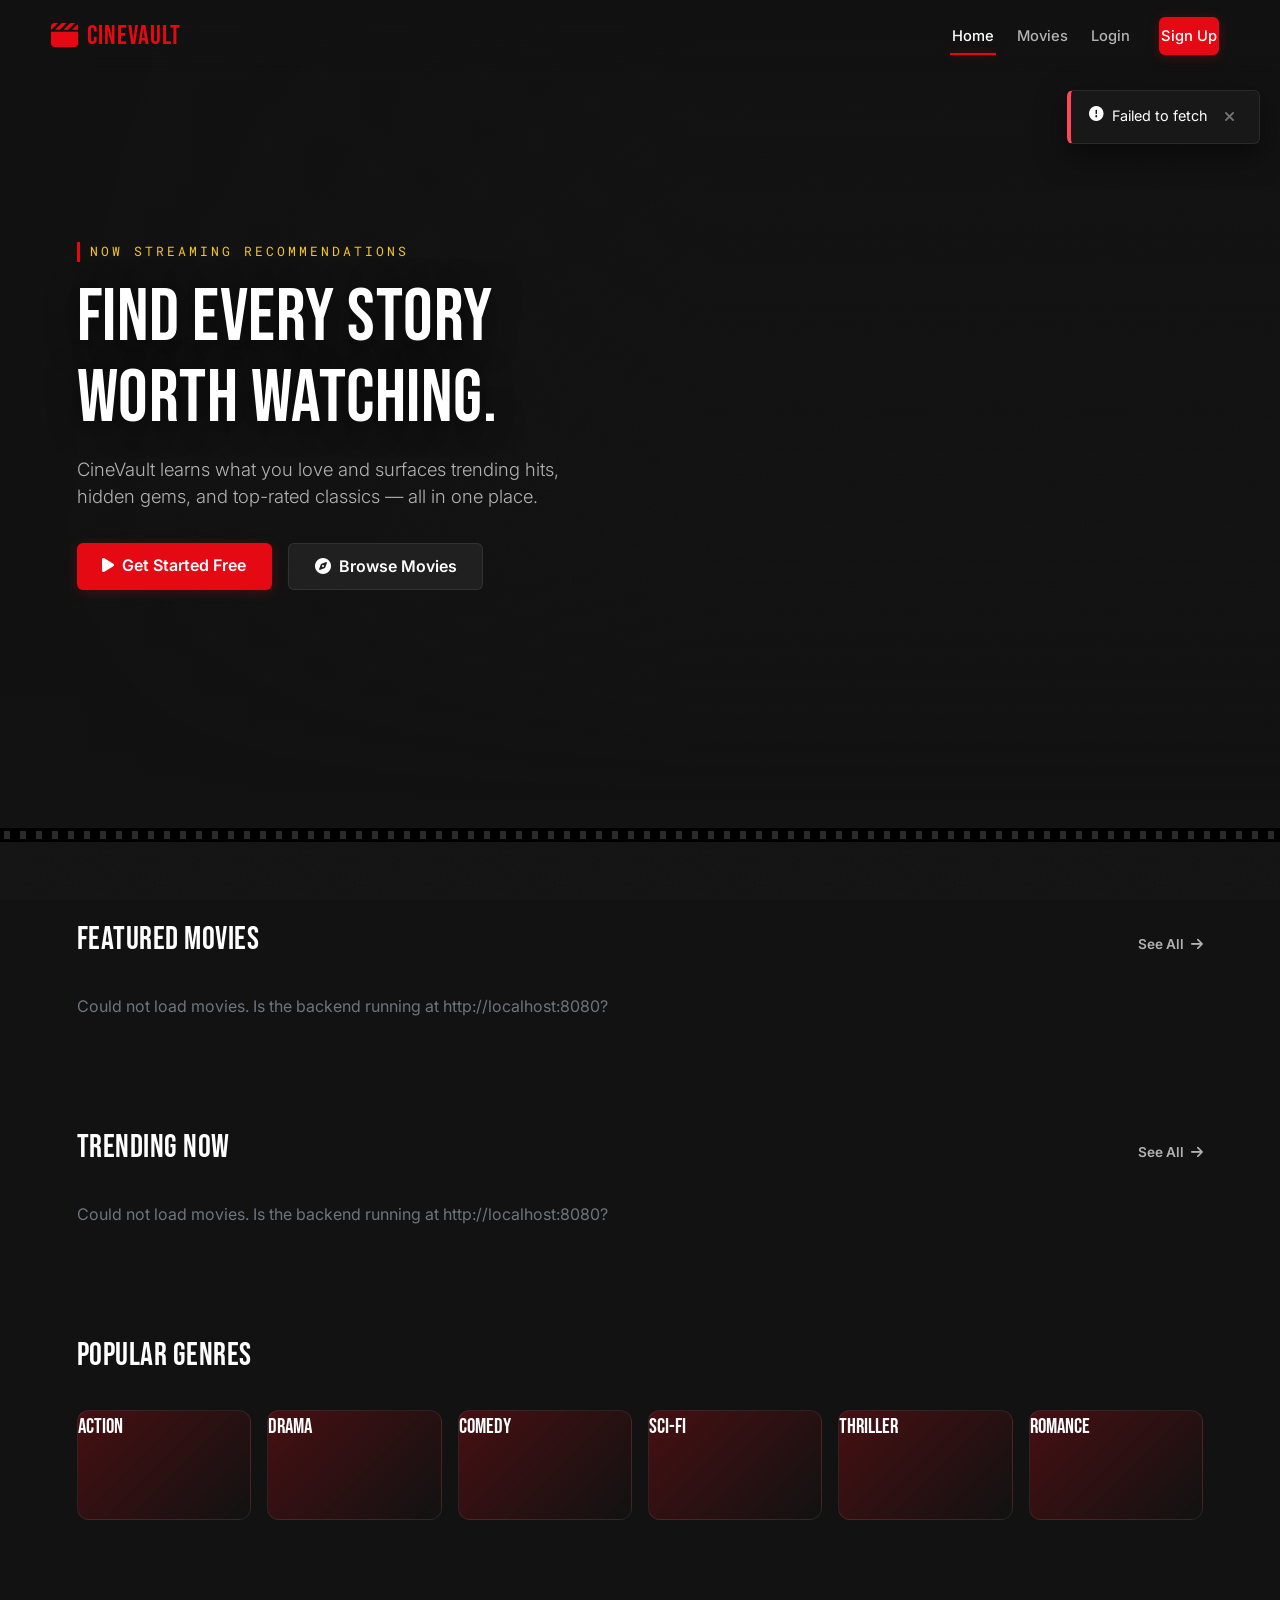
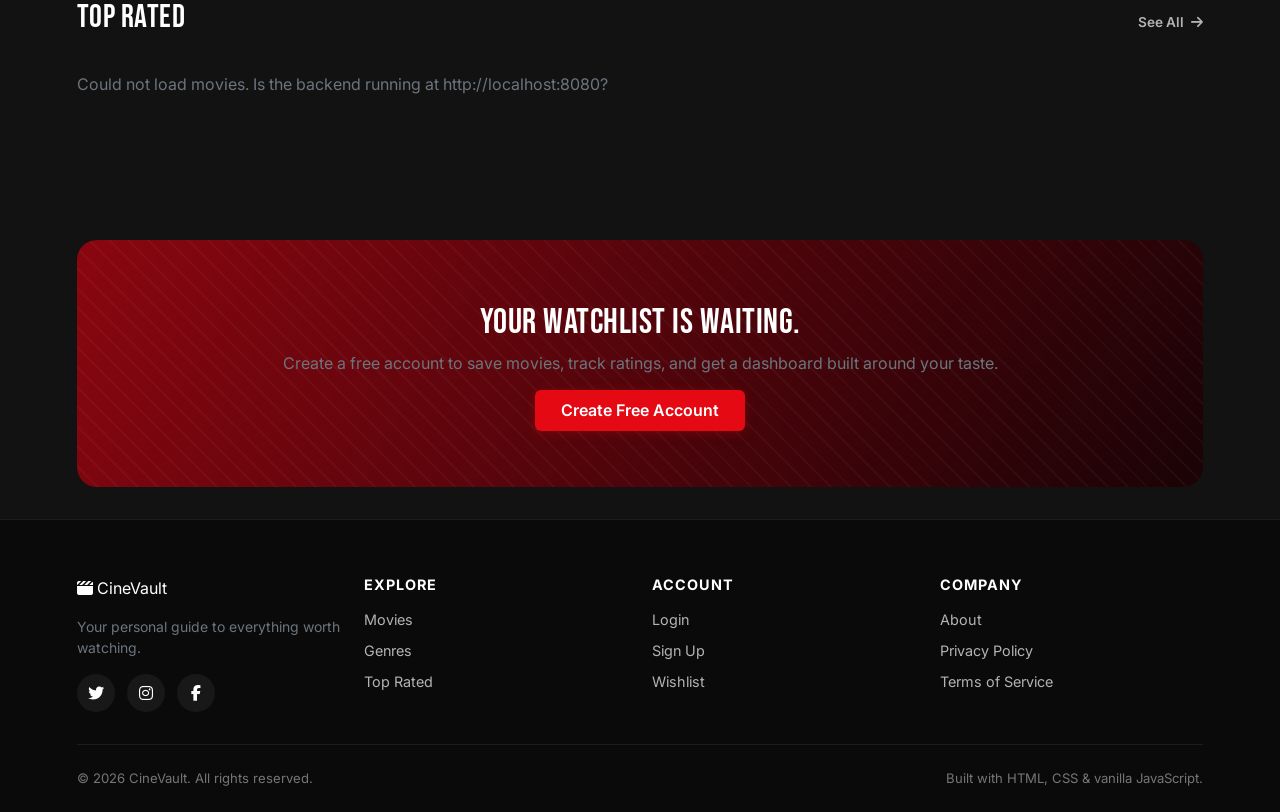
<file: Frontend/index.html>
<!DOCTYPE html>
<html lang="en">
<head>
  <meta charset="UTF-8">
  <meta name="viewport" content="width=device-width, initial-scale=1.0">
  <title>CineVault — Discover Your Next Favorite Movie</title>
  <meta name="description" content="CineVault is a movie recommendation platform to discover trending, top-rated, and genre-curated films.">

  <link rel="preconnect" href="https://fonts.googleapis.com">
  <link href="https://cdn.jsdelivr.net/npm/bootstrap@5.3.3/dist/css/bootstrap.min.css" rel="stylesheet">
  <link href="https://cdnjs.cloudflare.com/ajax/libs/font-awesome/6.5.2/css/all.min.css" rel="stylesheet">
  <link rel="stylesheet" href="css/style.css">
  <link rel="stylesheet" href="css/responsive.css">
</head>
<body>

  <!-- Navbar -->
  <nav class="cv-navbar navbar navbar-expand-lg">
    <div class="container-fluid px-0 d-flex align-items-center w-100">
      <a class="navbar-brand" href="index.html"><i class="fa-solid fa-clapperboard"></i> CineVault</a>
      <button class="navbar-toggler ms-auto" type="button" data-bs-toggle="collapse" data-bs-target="#navMenu" aria-label="Toggle navigation">
        <i class="fa-solid fa-bars"></i>
      </button>
      <div class="collapse navbar-collapse" id="navMenu">
        <ul class="navbar-nav ms-auto mb-2 mb-lg-0 align-items-lg-center">
          <li class="nav-item"><a class="nav-link active" href="index.html">Home</a></li>
          <li class="nav-item"><a class="nav-link" href="movies.html">Movies</a></li>
          <li class="nav-item" data-auth-only style="display:none;"><a class="nav-link" href="dashboard.html">Dashboard</a></li>
          <li class="nav-item" data-auth-only style="display:none;"><a class="nav-link" href="wishlist.html">Wishlist</a></li>
          <li class="nav-item" data-guest-only><a class="nav-link" href="login.html">Login</a></li>
          <li class="nav-item ms-lg-2" data-guest-only><a class="nav-link btn-cv-primary px-3 py-2 text-white" href="signup.html">Sign Up</a></li>
          <li class="nav-item dropdown ms-lg-2" data-auth-only style="display:none;">
            <a class="nav-user-pill dropdown-toggle" href="#" role="button" data-bs-toggle="dropdown" data-user-pill style="display:none;">
              <div class="avatar-circle" data-avatar>U</div>
              <span data-username>Account</span>
            </a>
            <ul class="dropdown-menu dropdown-menu-end">
              <li><a class="dropdown-item" href="dashboard.html"><i class="fa-solid fa-gauge me-2"></i>Dashboard</a></li>
              <li><a class="dropdown-item" href="profile.html"><i class="fa-solid fa-user me-2"></i>Profile</a></li>
              <li><a class="dropdown-item" href="wishlist.html"><i class="fa-solid fa-heart me-2"></i>Wishlist</a></li>
              <li><hr class="dropdown-divider"></li>
              <li><a class="dropdown-item text-danger" href="#" data-logout><i class="fa-solid fa-right-from-bracket me-2"></i>Logout</a></li>
            </ul>
          </li>
        </ul>
      </div>
    </div>
  </nav>

  <!-- Hero -->
  <header class="hero">
    <div class="hero-content">
      <span class="hero-eyebrow">Now streaming recommendations</span>
      <h1>Find every story<br>worth watching.</h1>
      <p class="lead">CineVault learns what you love and surfaces trending hits, hidden gems, and top-rated classics — all in one place.</p>
      <div class="hero-cta">
        <a href="signup.html" class="btn-cv-primary"><i class="fa-solid fa-play me-2"></i>Get Started Free</a>
        <a href="movies.html" class="btn-cv-outline"><i class="fa-solid fa-compass me-2"></i>Browse Movies</a>
      </div>
    </div>
  </header>

  <div class="filmstrip"></div>

  <!-- Featured Movies -->
  <section class="section">
    <div class="section-heading">
      <h2>Featured Movies</h2>
      <a href="movies.html" class="see-all">See All <i class="fa-solid fa-arrow-right ms-1"></i></a>
    </div>
    <div class="scroll-row" id="featuredRow"></div>
  </section>

  <!-- Trending -->
  <section class="section pt-0">
    <div class="section-heading">
      <h2>Trending Now</h2>
      <a href="movies.html?sort=rating-desc" class="see-all">See All <i class="fa-solid fa-arrow-right ms-1"></i></a>
    </div>
    <div class="scroll-row" id="trendingRow"></div>
  </section>

  <!-- Popular Genres -->
  <section class="section pt-0">
    <div class="section-heading">
      <h2>Popular Genres</h2>
    </div>
    <div class="row g-3" id="genreGrid"></div>
  </section>

  <!-- Top Rated -->
  <section class="section pt-0">
    <div class="section-heading">
      <h2>Top Rated</h2>
      <a href="movies.html?sort=rating-desc" class="see-all">See All <i class="fa-solid fa-arrow-right ms-1"></i></a>
    </div>
    <div class="scroll-row" id="topRatedRow"></div>
  </section>

  <!-- CTA -->
  <section class="cta-band">
    <h2 class="display-font mb-2" style="font-size:2.2rem; position:relative; z-index:2;">Your watchlist is waiting.</h2>
    <p class="text-secondary mb-4" style="position:relative; z-index:2;">Create a free account to save movies, track ratings, and get a dashboard built around your taste.</p>
    <a href="signup.html" class="btn-cv-primary" style="position:relative; z-index:2;">Create Free Account</a>
  </section>

  <!-- Footer -->
  <footer class="cv-footer">
    <div class="row g-4">
      <div class="col-md-3">
        <a class="navbar-brand mb-3 d-inline-block" href="index.html"><i class="fa-solid fa-clapperboard"></i> CineVault</a>
        <p class="text-secondary small">Your personal guide to everything worth watching.</p>
        <div class="mt-3">
          <a href="#" class="social-icon"><i class="fa-brands fa-twitter"></i></a>
          <a href="#" class="social-icon"><i class="fa-brands fa-instagram"></i></a>
          <a href="#" class="social-icon"><i class="fa-brands fa-facebook-f"></i></a>
        </div>
      </div>
      <div class="col-md-3">
        <h6>Explore</h6>
        <a href="movies.html" class="footer-link">Movies</a>
        <a href="movies.html" class="footer-link">Genres</a>
        <a href="movies.html?sort=rating-desc" class="footer-link">Top Rated</a>
      </div>
      <div class="col-md-3">
        <h6>Account</h6>
        <a href="login.html" class="footer-link">Login</a>
        <a href="signup.html" class="footer-link">Sign Up</a>
        <a href="wishlist.html" class="footer-link">Wishlist</a>
      </div>
      <div class="col-md-3">
        <h6>Company</h6>
        <a href="#" class="footer-link">About</a>
        <a href="#" class="footer-link">Privacy Policy</a>
        <a href="#" class="footer-link">Terms of Service</a>
      </div>
    </div>
    <div class="footer-bottom">
      <span>&copy; 2026 CineVault. All rights reserved.</span>
      <span>Built with HTML, CSS &amp; vanilla JavaScript.</span>
    </div>
  </footer>

  <script src="https://cdn.jsdelivr.net/npm/bootstrap@5.3.3/dist/js/bootstrap.bundle.min.js"></script>
  <script type="module">
    import { api } from "./js/api.js";
    import { renderMovieCardHtml, wireMovieCardEvents, skeletonCardsHtml, showToast } from "./js/common.js";

    function normalizeList(res) {
      if (Array.isArray(res)) return res;
      if (Array.isArray(res?.content)) return res.content;
      if (Array.isArray(res?.data)) return res.data;
      return [];
    }

    const FALLBACK_GENRES = ["Action", "Drama", "Comedy", "Sci-Fi", "Thriller", "Romance"];

    function renderGenreGrid(movies) {
      const set = new Set();
      movies.forEach((m) => (m.genre || "").split(",").forEach((g) => g.trim() && set.add(g.trim())));
      const genres = set.size ? [...set].slice(0, 6) : FALLBACK_GENRES;
      const grid = document.getElementById("genreGrid");
      grid.innerHTML = genres
        .map((g) => `<div class="col-6 col-md-4 col-lg-2"><a href="movies.html?genre=${encodeURIComponent(g)}" class="genre-chip d-block">${g}</a></div>`)
        .join("");
    }

    (async () => {
      const featuredRow = document.getElementById("featuredRow");
      const trendingRow = document.getElementById("trendingRow");
      const topRatedRow = document.getElementById("topRatedRow");
      [featuredRow, trendingRow, topRatedRow].forEach((row) => { row.innerHTML = skeletonCardsHtml(5); });

      try {
        const movies = normalizeList(await api.getMovies());

        if (!movies.length) {
          [featuredRow, trendingRow, topRatedRow].forEach((row) => {
            row.innerHTML = `<p class="text-secondary">No movies available yet. Check back soon.</p>`;
          });
          renderGenreGrid([]);
          return;
        }

        const byRating = [...movies].sort((a, b) => (b.rating || 0) - (a.rating || 0));
        const byYear = [...movies].sort((a, b) => (b.releaseYear || 0) - (a.releaseYear || 0));

        featuredRow.innerHTML = byYear.slice(0, 10).map(renderMovieCardHtml).join("");
        trendingRow.innerHTML = byRating.slice(0, 10).map(renderMovieCardHtml).join("");
        topRatedRow.innerHTML = byRating.slice(0, 10).reverse().slice(0, 10).reverse().map(renderMovieCardHtml).join("");

        [featuredRow, trendingRow, topRatedRow].forEach((row) => wireMovieCardEvents(row));
        renderGenreGrid(movies);
      } catch (err) {
        [featuredRow, trendingRow, topRatedRow].forEach((row) => {
          row.innerHTML = `<p class="text-secondary">Could not load movies. Is the backend running at http://localhost:8080?</p>`;
        });
        renderGenreGrid([]);
        showToast(err.message || "Failed to load movies.", "error");
      }
    })();
  </script>
</body>
</html>
</file>
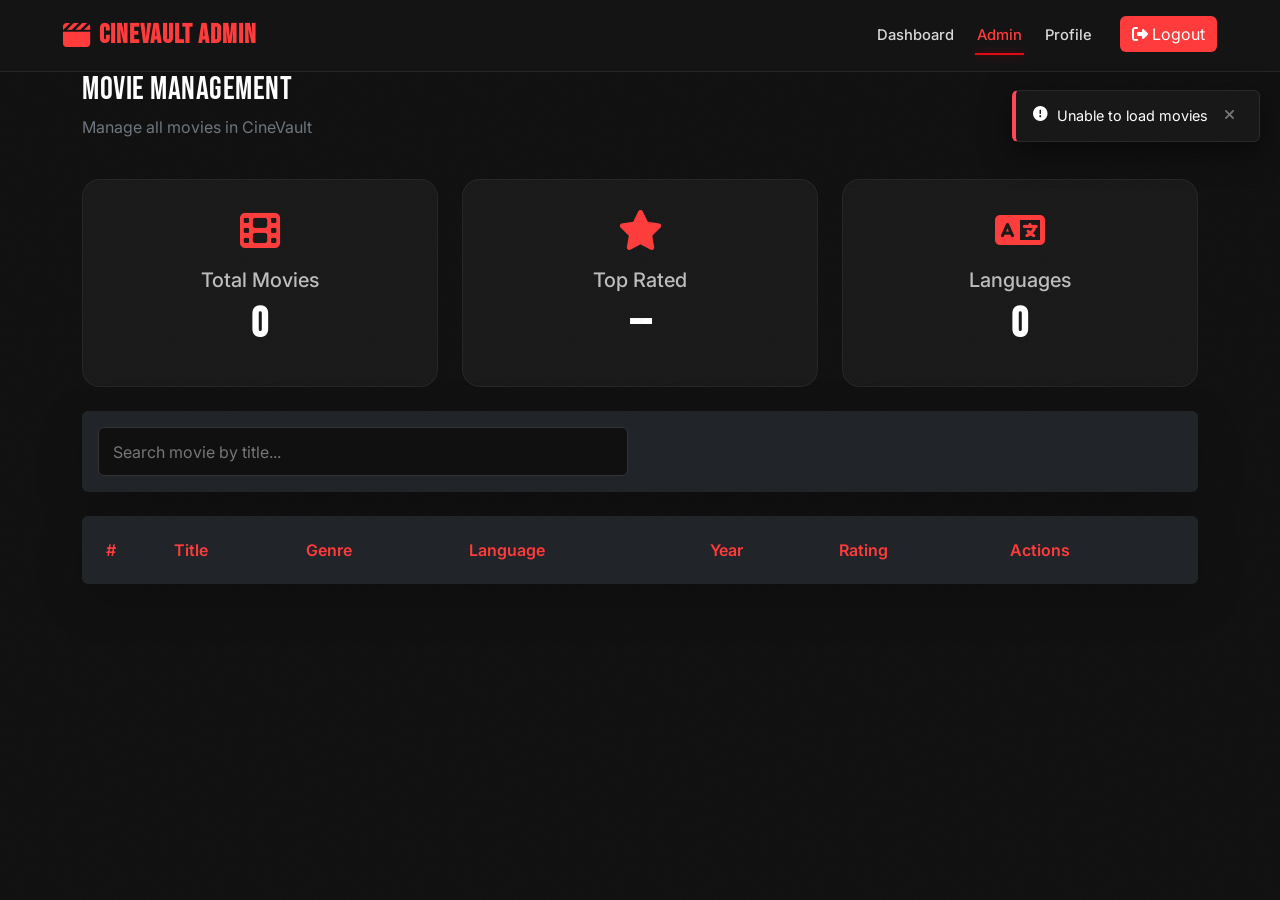
<file: Frontend/admin.html>
```html
<!DOCTYPE html>
<html lang="en">

<head>

    <meta charset="UTF-8">
    <meta name="viewport" content="width=device-width, initial-scale=1.0">

    <title>CineVault Admin Panel</title>

    <link href="https://cdn.jsdelivr.net/npm/bootstrap@5.3.3/dist/css/bootstrap.min.css" rel="stylesheet">

    <link href="https://cdnjs.cloudflare.com/ajax/libs/font-awesome/6.5.2/css/all.min.css" rel="stylesheet">

    <link rel="stylesheet" href="css/style.css">
    <link rel="stylesheet" href="css/admin.css">

</head>

<body>

<!-- ================= NAVBAR ================= -->

<nav class="cv-navbar navbar navbar-expand-lg">

    <div class="container-fluid">

        <a class="navbar-brand" href="dashboard.html">

            <i class="fa-solid fa-clapperboard"></i>

            CineVault Admin

        </a>

        <button class="navbar-toggler"
                type="button"
                data-bs-toggle="collapse"
                data-bs-target="#navbarNav">

            <i class="fa-solid fa-bars"></i>

        </button>

        <div class="collapse navbar-collapse"
             id="navbarNav">

            <ul class="navbar-nav ms-auto">

                <li class="nav-item">

                    <a class="nav-link"
                       href="dashboard.html">

                        Dashboard

                    </a>

                </li>

                <li class="nav-item">

                    <a class="nav-link active"
                       href="admin.html">

                        Admin

                    </a>

                </li>

                <li class="nav-item">

                    <a class="nav-link"
                       href="profile.html">

                        Profile

                    </a>

                </li>

                <li class="nav-item">

                    <button
                            id="logoutBtn"
                            class="btn btn-danger ms-lg-3">

                        <i class="fa-solid fa-right-from-bracket"></i>

                        Logout

                    </button>

                </li>

            </ul>

        </div>

    </div>

</nav>

<!-- ================= PAGE ================= -->

<div class="container py-5">

    <!-- Heading -->

    <div class="d-flex
                justify-content-between
                align-items-center
                flex-wrap
                mb-4">

        <div>

            <h2 class="text-white">

                Movie Management

            </h2>

            <p class="text-secondary">

                Manage all movies in CineVault

            </p>

        </div>

        <a href="movie.html"
           class="btn btn-danger">

            <i class="fa-solid fa-plus"></i>

            Add Movie

        </a>

    </div>

    <!-- Cards -->

    <div class="row g-4 mb-4">

        <div class="col-md-4">

            <div class="admin-card">

                <i class="fa-solid fa-film admin-icon"></i>

                <h5>Total Movies</h5>

                <h2 id="totalMovies">

                    0

                </h2>

            </div>

        </div>

        <div class="col-md-4">

            <div class="admin-card">

                <i class="fa-solid fa-star admin-icon"></i>

                <h5>Top Rated</h5>

                <h2 id="topRated">

                    --

                </h2>

            </div>

        </div>

        <div class="col-md-4">

            <div class="admin-card">

                <i class="fa-solid fa-language admin-icon"></i>

                <h5>Languages</h5>

                <h2 id="languageCount">

                    0

                </h2>

            </div>

        </div>

    </div>

    <!-- Search -->

    <div class="card bg-dark border-0 shadow-lg mb-4">

        <div class="card-body">

            <div class="row">

                <div class="col-md-6">

                    <input

                            id="searchMovie"

                            type="text"

                            class="form-control"

                            placeholder="Search movie by title...">

                </div>

            </div>

        </div>

    </div>

    <!-- Movie Table -->

    <div class="card bg-dark border-0 shadow-lg">

        <div class="card-body">

            <div class="table-responsive">

                <table
                        class="table table-dark table-hover align-middle">

                    <thead>

                    <tr>

                        <th>#</th>

                        <th>Title</th>

                        <th>Genre</th>

                        <th>Language</th>

                        <th>Year</th>

                        <th>Rating</th>

                        <th width="180">

                            Actions

                        </th>

                    </tr>

                    </thead>

                    <tbody id="movieTableBody">

                    <!-- JS Will Load Movies Here -->

                    </tbody>

                </table>

            </div>

        </div>

    </div>

</div>

<script src="https://cdn.jsdelivr.net/npm/bootstrap@5.3.3/dist/js/bootstrap.bundle.min.js"></script>

<script type="module" src="js/admin.js"></script>

</body>

</html>
</file>
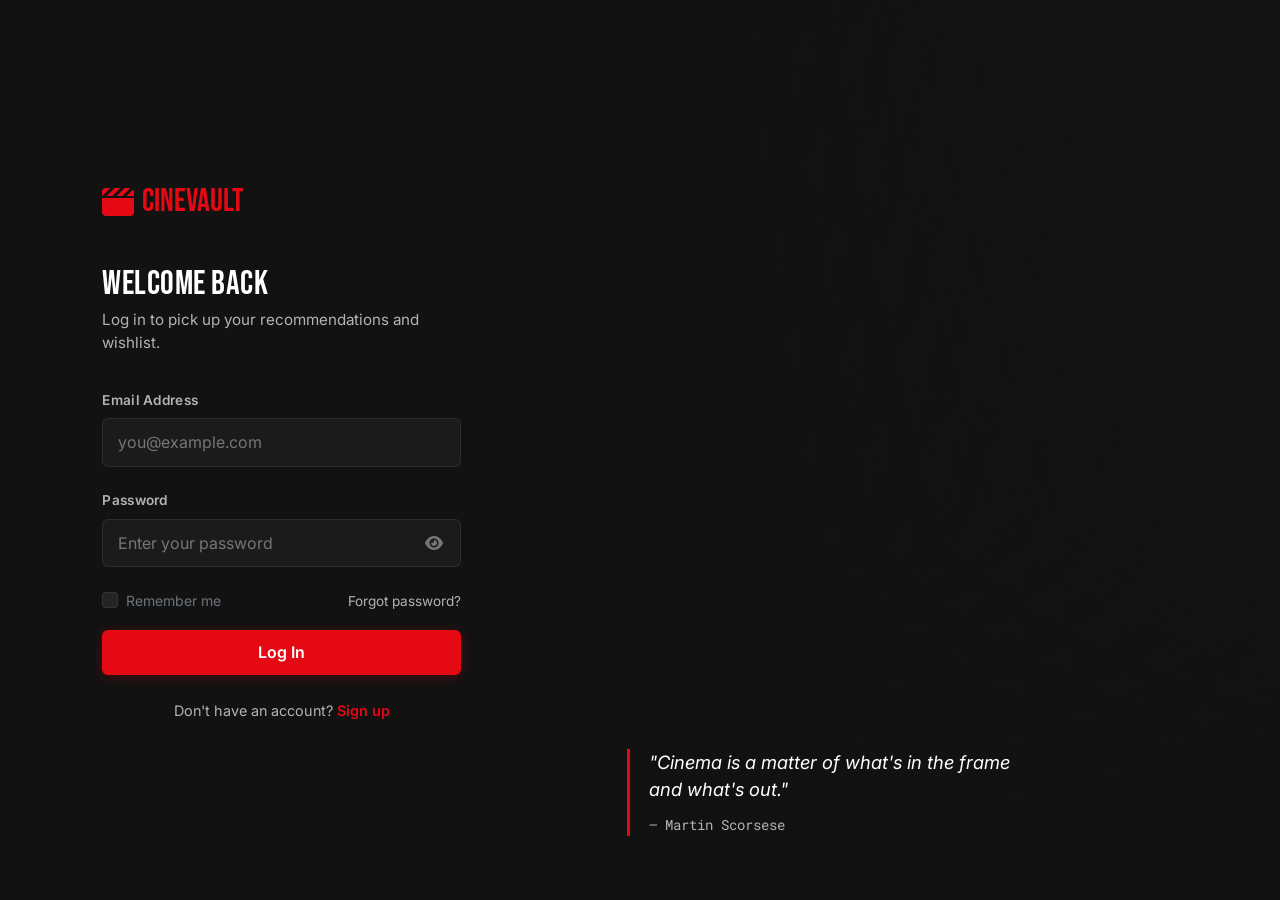
<file: Frontend/dashboard.html>
<!DOCTYPE html>
<html lang="en">
<head>
  <meta charset="UTF-8">
  <meta name="viewport" content="width=device-width, initial-scale=1.0">
  <title>Dashboard — CineVault</title>

  <link href="https://cdn.jsdelivr.net/npm/bootstrap@5.3.3/dist/css/bootstrap.min.css" rel="stylesheet">
  <link href="https://cdnjs.cloudflare.com/ajax/libs/font-awesome/6.5.2/css/all.min.css" rel="stylesheet">
  <link rel="stylesheet" href="css/style.css">
  <link rel="stylesheet" href="css/dashboard.css">
  <link rel="stylesheet" href="css/responsive.css">
</head>
<body>

  <!-- Navbar -->
  <nav class="cv-navbar navbar navbar-expand-lg">
    <div class="container-fluid px-0 d-flex align-items-center w-100">
      <a class="navbar-brand" href="index.html"><i class="fa-solid fa-clapperboard"></i> CineVault</a>
      <button class="navbar-toggler ms-auto" type="button" data-bs-toggle="collapse" data-bs-target="#navMenu" aria-label="Toggle navigation">
        <i class="fa-solid fa-bars"></i>
      </button>
      <div class="collapse navbar-collapse" id="navMenu">
        <ul class="navbar-nav ms-auto mb-2 mb-lg-0 align-items-lg-center">
          <li class="nav-item"><a class="nav-link" href="index.html">Home</a></li>
          <li class="nav-item"><a class="nav-link" href="movies.html">Movies</a></li>
          <li class="nav-item" data-auth-only><a class="nav-link active" href="dashboard.html">Dashboard</a></li>
          <li class="nav-item" data-auth-only><a class="nav-link" href="wishlist.html">Wishlist</a></li>
          <li class="nav-item" data-guest-only><a class="nav-link" href="login.html">Login</a></li>
          <li class="nav-item ms-lg-2" data-guest-only><a class="nav-link btn-cv-primary px-3 py-2 text-white" href="signup.html">Sign Up</a></li>
          <li class="nav-item dropdown ms-lg-2" data-auth-only>
            <a class="nav-user-pill dropdown-toggle" href="#" role="button" data-bs-toggle="dropdown" data-user-pill style="display:none;">
              <div class="avatar-circle" data-avatar>U</div>
              <span data-username>Account</span>
            </a>
            <ul class="dropdown-menu dropdown-menu-end">
              <li><a class="dropdown-item" href="dashboard.html"><i class="fa-solid fa-gauge me-2"></i>Dashboard</a></li>
              <li><a class="dropdown-item" href="profile.html"><i class="fa-solid fa-user me-2"></i>Profile</a></li>
              <li><a class="dropdown-item" href="wishlist.html"><i class="fa-solid fa-heart me-2"></i>Wishlist</a></li>
              <li><hr class="dropdown-divider"></li>
              <li><a class="dropdown-item text-danger" href="#" data-logout><i class="fa-solid fa-right-from-bracket me-2"></i>Logout</a></li>
            </ul>
          </li>
        </ul>
      </div>
    </div>
  </nav>

  <main class="dash-shell container-fluid px-6" style="padding-left:6%; padding-right:6%;">

    <div class="dash-welcome">
      <h1>Welcome back, <span class="text-accent" id="welcomeName">there</span></h1>
      <p>Here's what's happening across your CineVault catalog today.</p>
    </div>

    <!-- Stat cards -->
    <div class="row g-3 mb-4">
      <div class="col-sm-6 col-lg-3">
        <div class="stat-card">
          <div class="stat-icon bg-red"><i class="fa-solid fa-film"></i></div>
          <div class="stat-value" id="statTotalMovies">—</div>
          <div class="stat-label">Total Movies</div>
        </div>
      </div>
      <div class="col-sm-6 col-lg-3">
        <div class="stat-card">
          <div class="stat-icon bg-gold"><i class="fa-solid fa-star"></i></div>
          <div class="stat-value" id="statTopRated">—</div>
          <div class="stat-label">Top Rated — <span id="statTopRatedTitle">—</span></div>
        </div>
      </div>
      <div class="col-sm-6 col-lg-3">
        <div class="stat-card">
          <div class="stat-icon bg-blue"><i class="fa-solid fa-fire"></i></div>
          <div class="stat-value" id="statTrending">—</div>
          <div class="stat-label">Trending (rated 7+)</div>
        </div>
      </div>
      <div class="col-sm-6 col-lg-3">
        <div class="stat-card">
          <div class="stat-icon bg-green"><i class="fa-solid fa-calendar-days"></i></div>
          <div class="stat-value" id="statLatest">—</div>
          <div class="stat-label">Latest Releases</div>
        </div>
      </div>
    </div>

    <!-- Panels -->
    <div class="row g-3 mb-4">
      <div class="col-lg-7">
        <div class="dash-panel">
          <h5 class="dash-panel-title">Recent Movies</h5>
          <div id="recentMoviesList"></div>
        </div>
      </div>
      <div class="col-lg-5">
        <div class="dash-panel">
          <h5 class="dash-panel-title">Genre Distribution</h5>
          <div id="genreDistributionList"></div>
        </div>
      </div>
    </div>

    <!-- Quick navigation -->
    <h5 class="dash-panel-title mb-2">Quick Navigation</h5>
    <div class="quick-nav-grid">
      <a href="movies.html" class="quick-nav-tile"><i class="fa-solid fa-clapperboard"></i><span>Browse Movies</span></a>
      <a href="wishlist.html" class="quick-nav-tile"><i class="fa-solid fa-heart"></i><span>My Wishlist</span></a>
      <a href="movies.html?sort=rating-desc" class="quick-nav-tile"><i class="fa-solid fa-star"></i><span>Top Rated</span></a>
      <a href="profile.html" class="quick-nav-tile"><i class="fa-solid fa-user-gear"></i><span>Profile Settings</span></a>
    </div>
  </main>

  <script src="https://cdn.jsdelivr.net/npm/bootstrap@5.3.3/dist/js/bootstrap.bundle.min.js"></script>
  <script type="module" src="js/dashboard.js"></script>
</body>
</html>
</file>
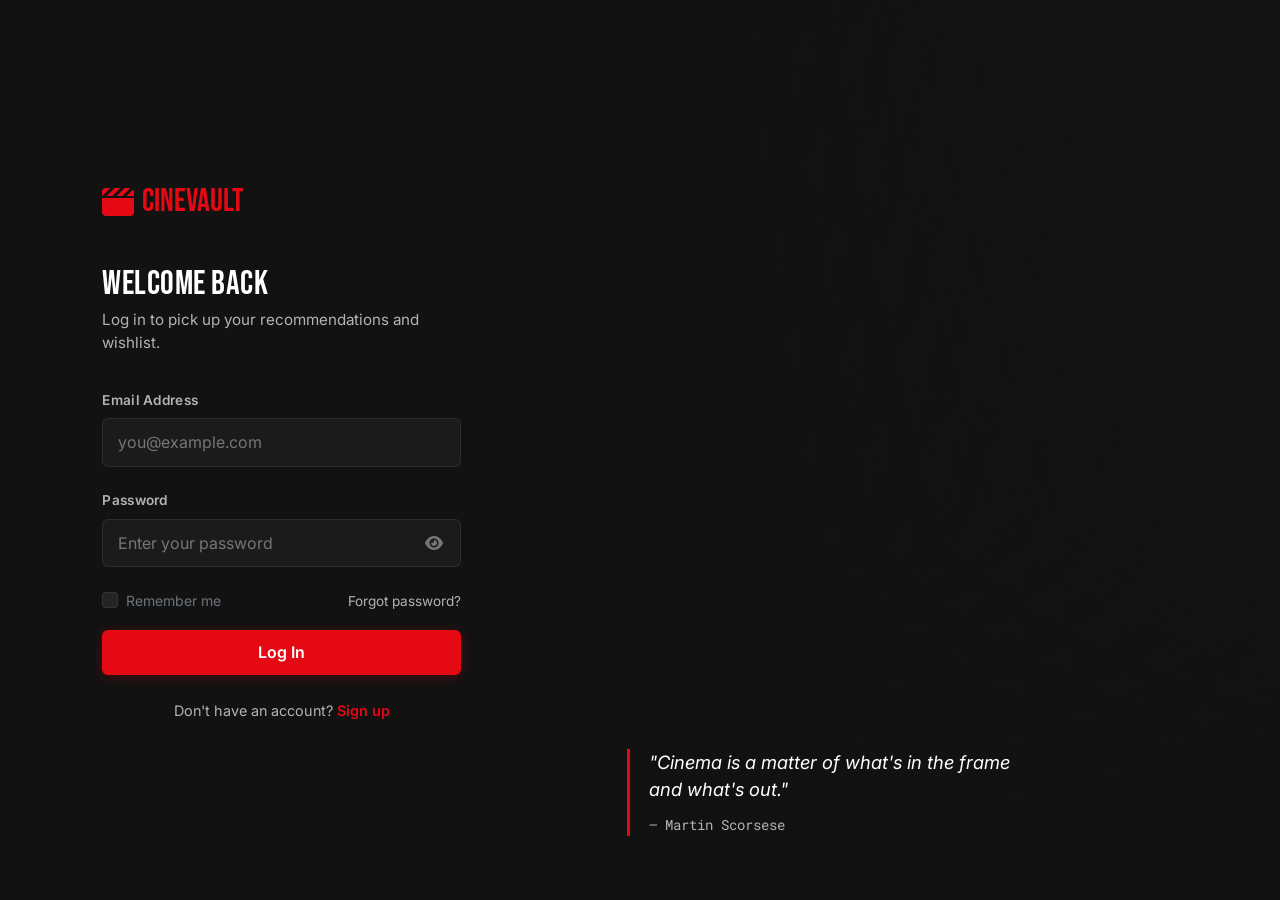
<file: Frontend/login.html>
<!DOCTYPE html>
<html lang="en">
<head>
  <meta charset="UTF-8">
  <meta name="viewport" content="width=device-width, initial-scale=1.0">
  <title>Log In — CineVault</title>

  <link href="https://cdn.jsdelivr.net/npm/bootstrap@5.3.3/dist/css/bootstrap.min.css" rel="stylesheet">
  <link href="https://cdnjs.cloudflare.com/ajax/libs/font-awesome/6.5.2/css/all.min.css" rel="stylesheet">
  <link rel="stylesheet" href="css/style.css">
  <link rel="stylesheet" href="css/login.css">
  <link rel="stylesheet" href="css/responsive.css">
</head>
<body>

  <div class="auth-wrapper">
    <div class="auth-form-panel">
      <a href="index.html" class="auth-logo"><i class="fa-solid fa-clapperboard"></i> CineVault</a>
      <h2>Welcome back</h2>
      <p class="auth-subtitle">Log in to pick up your recommendations and wishlist.</p>

      <form id="loginForm" class="auth-form" novalidate>
        <div class="form-group">
          <label for="email" class="form-label">Email Address</label>
          <input type="email" id="email" class="form-control" placeholder="you@example.com" required>
          <div class="invalid-feedback" id="emailError"></div>
        </div>

        <div class="form-group">
          <label for="password" class="form-label">Password</label>
          <div class="password-input-wrap">
            <input type="password" id="password" class="form-control" placeholder="Enter your password" required>
            <button type="button" class="toggle-password" aria-label="Show password"><i class="fa-solid fa-eye"></i></button>
          </div>
          <div class="invalid-feedback" id="passwordError"></div>
        </div>

        <div class="d-flex justify-content-between align-items-center mb-3">
          <div class="form-check">
            <input class="form-check-input" type="checkbox" id="rememberMe">
            <label class="form-check-label text-secondary small" for="rememberMe">Remember me</label>
          </div>
          <a href="#" class="forgot-link" data-bs-toggle="modal" data-bs-target="#forgotModal">Forgot password?</a>
        </div>

        <button type="submit" class="btn-cv-primary w-100">Log In</button>
      </form>

      <div class="auth-form-footer">
        Don't have an account? <a href="signup.html">Sign up</a>
      </div>
    </div>

    <div class="auth-visual-panel">
      <div class="auth-visual-quote">
        <p>"Cinema is a matter of what's in the frame and what's out."</p>
        <span>— Martin Scorsese</span>
      </div>
    </div>
  </div>

  <!-- Forgot Password Modal -->
  <div class="modal fade" id="forgotModal" tabindex="-1" aria-hidden="true">
    <div class="modal-dialog modal-dialog-centered">
      <div class="modal-content">
        <div class="modal-header">
          <h5 class="modal-title">Reset your password</h5>
          <button type="button" class="btn-close" data-bs-dismiss="modal" aria-label="Close"></button>
        </div>
        <div class="modal-body">
          <p class="text-secondary small">Enter the email associated with your account and we'll send a reset link.</p>
          <input type="email" class="form-control" placeholder="you@example.com">
        </div>
        <div class="modal-footer">
          <button type="button" class="btn-cv-outline" data-bs-dismiss="modal">Cancel</button>
          <button type="button" class="btn-cv-primary" id="sendResetBtn">Send Reset Link</button>
        </div>
      </div>
    </div>
  </div>

  <script src="https://cdn.jsdelivr.net/npm/bootstrap@5.3.3/dist/js/bootstrap.bundle.min.js"></script>
   <script>
console.log("HTML Loaded");
</script>
  <script type="module" src="js/auth.js"></script>
  <script type="module">
    import { showToast } from "./js/common.js";
    document.getElementById("sendResetBtn")?.addEventListener("click", () => {
      const modalEl = document.getElementById("forgotModal");
      window.bootstrap.Modal.getOrCreateInstance(modalEl).hide();
      showToast("If an account exists for that email, a reset link has been sent.", "success");
    });
  </script>
</body>
</html>
</file>
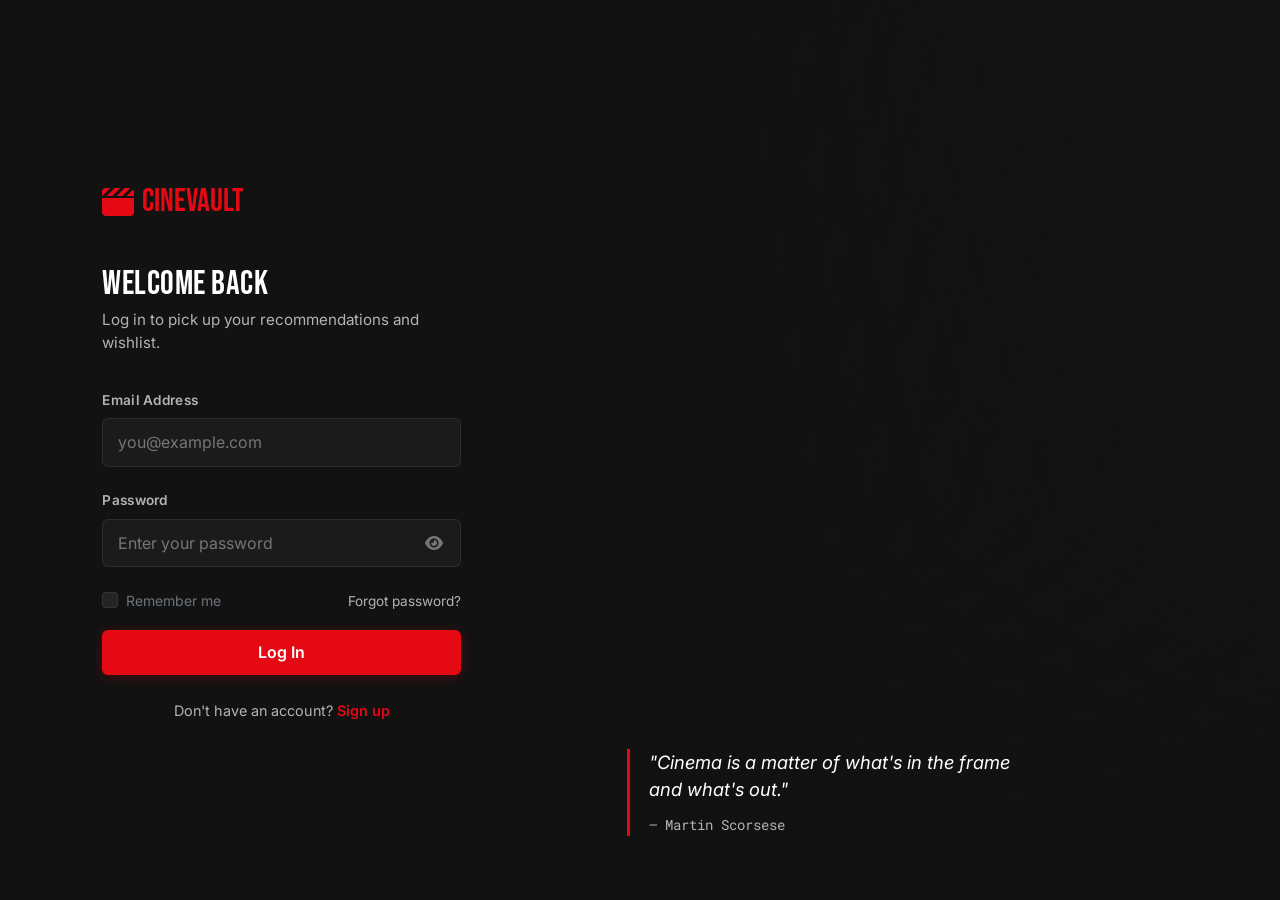
<file: Frontend/profile.html>
<!DOCTYPE html>
<html lang="en">
<head>
  <meta charset="UTF-8">
  <meta name="viewport" content="width=device-width, initial-scale=1.0">
  <title>Profile — CineVault</title>

  <link href="https://cdn.jsdelivr.net/npm/bootstrap@5.3.3/dist/css/bootstrap.min.css" rel="stylesheet">
  <link href="https://cdnjs.cloudflare.com/ajax/libs/font-awesome/6.5.2/css/all.min.css" rel="stylesheet">
  <link rel="stylesheet" href="css/style.css">
  <link rel="stylesheet" href="css/dashboard.css">
  <link rel="stylesheet" href="css/responsive.css">
</head>
<body>

  <!-- Navbar -->
  <nav class="cv-navbar navbar navbar-expand-lg">
    <div class="container-fluid px-0 d-flex align-items-center w-100">
      <a class="navbar-brand" href="index.html"><i class="fa-solid fa-clapperboard"></i> CineVault</a>
      <button class="navbar-toggler ms-auto" type="button" data-bs-toggle="collapse" data-bs-target="#navMenu" aria-label="Toggle navigation">
        <i class="fa-solid fa-bars"></i>
      </button>
      <div class="collapse navbar-collapse" id="navMenu">
        <ul class="navbar-nav ms-auto mb-2 mb-lg-0 align-items-lg-center">
          <li class="nav-item"><a class="nav-link" href="index.html">Home</a></li>
          <li class="nav-item"><a class="nav-link" href="movies.html">Movies</a></li>
          <li class="nav-item" data-auth-only><a class="nav-link" href="dashboard.html">Dashboard</a></li>
          <li class="nav-item" data-auth-only><a class="nav-link" href="wishlist.html">Wishlist</a></li>
          <li class="nav-item" data-guest-only><a class="nav-link" href="login.html">Login</a></li>
          <li class="nav-item ms-lg-2" data-guest-only><a class="nav-link btn-cv-primary px-3 py-2 text-white" href="signup.html">Sign Up</a></li>
          <li class="nav-item dropdown ms-lg-2" data-auth-only>
            <a class="nav-user-pill dropdown-toggle" href="#" role="button" data-bs-toggle="dropdown" data-user-pill style="display:none;">
              <div class="avatar-circle" data-avatar>U</div>
              <span data-username>Account</span>
            </a>
            <ul class="dropdown-menu dropdown-menu-end">
              <li><a class="dropdown-item" href="dashboard.html"><i class="fa-solid fa-gauge me-2"></i>Dashboard</a></li>
              <li><a class="dropdown-item active" href="profile.html"><i class="fa-solid fa-user me-2"></i>Profile</a></li>
              <li><a class="dropdown-item" href="wishlist.html"><i class="fa-solid fa-heart me-2"></i>Wishlist</a></li>
              <li><hr class="dropdown-divider"></li>
              <li><a class="dropdown-item text-danger" href="#" data-logout><i class="fa-solid fa-right-from-bracket me-2"></i>Logout</a></li>
            </ul>
          </li>
        </ul>
      </div>
    </div>
  </nav>

  <main class="dash-shell" style="padding-left:6%; padding-right:6%; max-width: 920px; margin: 0 auto;">

    <div class="d-flex align-items-center gap-3 mb-4">
      <div class="avatar-circle" id="profileAvatar" style="width:64px; height:64px; font-size:1.4rem;">U</div>
      <div>
        <h2 class="mb-0" id="profileName">User</h2>
        <p class="text-secondary mb-0" id="profileEmail">—</p>
      </div>
    </div>

    <div class="row g-3">
      <div class="col-lg-7">
        <div class="dash-panel">
          <h5 class="dash-panel-title">Update Profile</h5>
          <form id="profileForm">
            <div class="mb-3">
              <label for="name" class="form-label">Full Name</label>
              <input type="text" id="name" class="form-control" required>
            </div>
            <div class="mb-3">
              <label for="email" class="form-label">Email Address</label>
              <input type="email" id="email" class="form-control" required>
            </div>
            <button type="submit" class="btn-cv-primary">Save Changes</button>
          </form>
        </div>
      </div>

      <div class="col-lg-5">
        <div class="dash-panel mb-3">
          <h5 class="dash-panel-title">JWT Token Information</h5>
          <ul class="info-list" id="tokenInfo"></ul>
          <button class="btn-cv-outline w-100 mt-2" id="copyTokenBtn"><i class="fa-solid fa-copy me-2"></i>Copy Token</button>
        </div>

        <div class="dash-panel">
          <h5 class="dash-panel-title">Session</h5>
          <p class="text-secondary small mb-3">Logging out will end your current session on this device.</p>
          <button class="btn-cv-ghost w-100" id="logoutBtn"><i class="fa-solid fa-right-from-bracket me-2"></i>Logout</button>
        </div>
      </div>
    </div>
  </main>

  <script src="https://cdn.jsdelivr.net/npm/bootstrap@5.3.3/dist/js/bootstrap.bundle.min.js"></script>
  <script type="module" src="js/profile.js"></script>
</body>
</html>
</file>
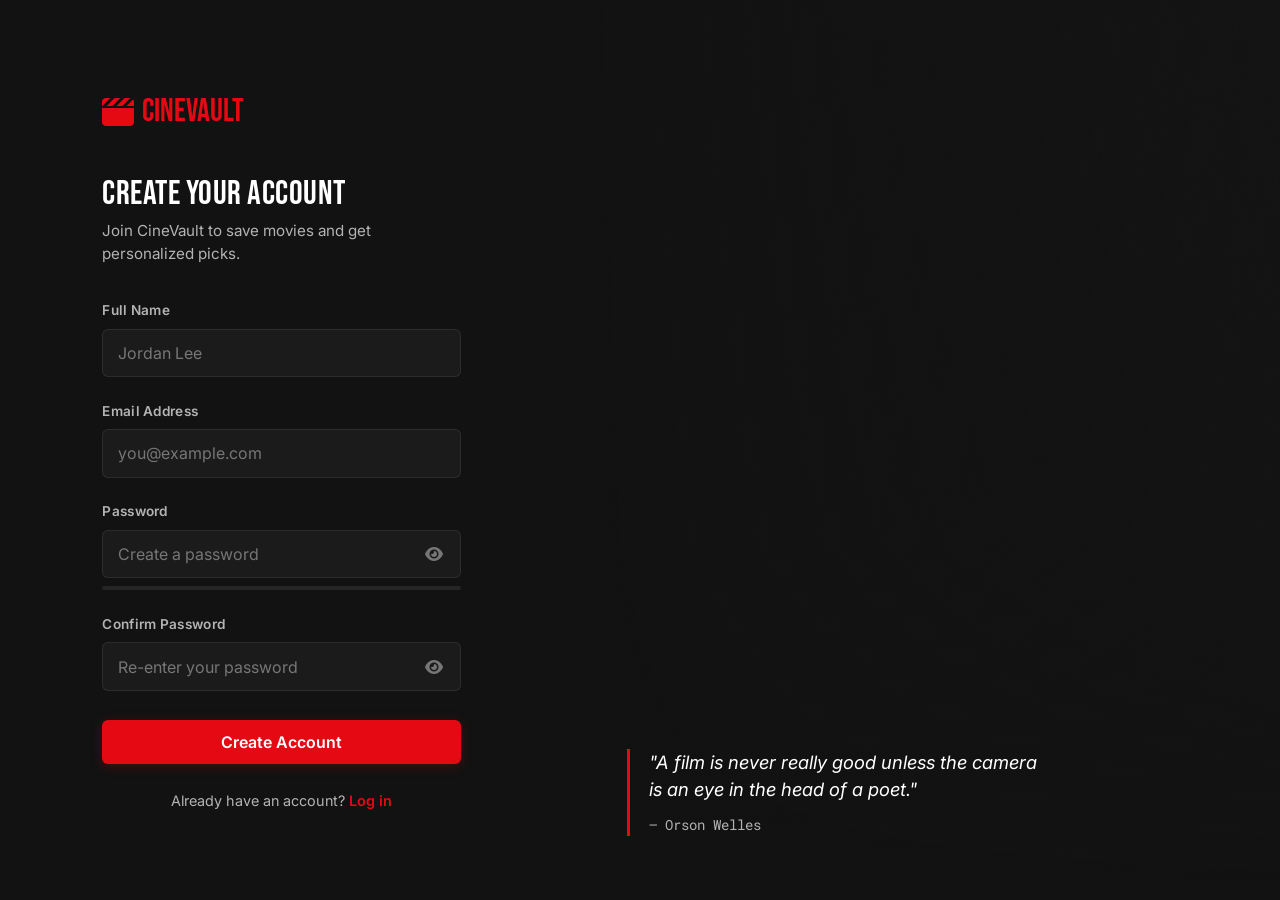
<file: Frontend/signup.html>
<!DOCTYPE html>
<html lang="en">
<head>
  <meta charset="UTF-8">
  <meta name="viewport" content="width=device-width, initial-scale=1.0">
  <title>Sign Up — CineVault</title>

  <link href="https://cdn.jsdelivr.net/npm/bootstrap@5.3.3/dist/css/bootstrap.min.css" rel="stylesheet">
  <link href="https://cdnjs.cloudflare.com/ajax/libs/font-awesome/6.5.2/css/all.min.css" rel="stylesheet">
  <link rel="stylesheet" href="css/style.css">
  <link rel="stylesheet" href="css/login.css">
  <link rel="stylesheet" href="css/responsive.css">
</head>
<body>

  <div class="auth-wrapper">
    <div class="auth-form-panel">
      <a href="index.html" class="auth-logo"><i class="fa-solid fa-clapperboard"></i> CineVault</a>
      <h2>Create your account</h2>
      <p class="auth-subtitle">Join CineVault to save movies and get personalized picks.</p>

      <form id="signupForm" class="auth-form" novalidate>
        <div class="form-group">
          <label for="name" class="form-label">Full Name</label>
          <input type="text" id="name" class="form-control" placeholder="Jordan Lee" required>
          <div class="invalid-feedback" id="nameError"></div>
        </div>

        <div class="form-group">
          <label for="email" class="form-label">Email Address</label>
          <input type="email" id="email" class="form-control" placeholder="you@example.com" required>
          <div class="invalid-feedback" id="emailError"></div>
        </div>

        <div class="form-group">
          <label for="password" class="form-label">Password</label>
          <div class="password-input-wrap">
            <input type="password" id="password" class="form-control" placeholder="Create a password" required>
            <button type="button" class="toggle-password" aria-label="Show password"><i class="fa-solid fa-eye"></i></button>
          </div>
          <div class="password-strength"><div class="password-strength-bar" id="strengthBar"></div></div>
          <span class="password-strength-label" id="strengthLabel"></span>
          <div class="invalid-feedback" id="passwordError"></div>
        </div>

        <div class="form-group">
          <label for="confirmPassword" class="form-label">Confirm Password</label>
          <div class="password-input-wrap">
            <input type="password" id="confirmPassword" class="form-control" placeholder="Re-enter your password" required>
            <button type="button" class="toggle-password" aria-label="Show password"><i class="fa-solid fa-eye"></i></button>
          </div>
          <div class="invalid-feedback" id="confirmPasswordError"></div>
        </div>

        <button type="submit" class="btn-cv-primary w-100 mt-2">Create Account</button>
      </form>

      <div class="auth-form-footer">
        Already have an account? <a href="login.html">Log in</a>
      </div>
    </div>

    <div class="auth-visual-panel">
      <div class="auth-visual-quote">
        <p>"A film is never really good unless the camera is an eye in the head of a poet."</p>
        <span>— Orson Welles</span>
      </div>
    </div>
  </div>

  <script src="https://cdn.jsdelivr.net/npm/bootstrap@5.3.3/dist/js/bootstrap.bundle.min.js"></script>
  <script type="module" src="js/auth.js"></script>
</body>
</html>
</file>
<file: Frontend/css/style.css>
/* ============================================================
   CineVault — Global Stylesheet
   Design tokens: dark cinema theme, film-strip signature motif
   ============================================================ */

@import url('https://fonts.googleapis.com/css2?family=Bebas+Neue&family=Inter:wght@400;500;600;700;800&family=Roboto+Mono:wght@500;600&display=swap');

:root {
  /* Colors */
  --bg: #121212;
  --bg-elevated: #181818;
  --bg-card: rgba(255, 255, 255, 0.04);
  --glass-border: rgba(255, 255, 255, 0.08);
  --accent: #E50914;
  --accent-dim: #8a0610;
  --accent-glow: rgba(229, 9, 20, 0.45);
  --gold: #F5C518;
  --text-primary: #FFFFFF;
  --text-secondary: #B3B3B3;
  --text-tertiary: #767676;
  --success: #2ECC71;
  --danger: #FF4757;

  /* Typography */
  --font-display: 'Bebas Neue', sans-serif;
  --font-body: 'Inter', sans-serif;
  --font-mono: 'Roboto Mono', monospace;

  /* Layout */
  --radius-sm: 6px;
  --radius-md: 12px;
  --radius-lg: 20px;
  --nav-height: 72px;
  --transition: 0.3s cubic-bezier(0.4, 0, 0.2, 1);
}

* { box-sizing: border-box; }

html { scroll-behavior: smooth; }

body {
  background: var(--bg);
  color: var(--text-primary);
  font-family: var(--font-body);
  margin: 0;
  min-height: 100vh;
  position: relative;
  overflow-x: hidden;
}

/* subtle film-grain texture overlay */
body::before {
  content: "";
  position: fixed;
  inset: 0;
  pointer-events: none;
  z-index: 0;
  opacity: 0.035;
  background-image: url("data:image/svg+xml,%3Csvg xmlns='http://www.w3.org/2000/svg' width='100' height='100'%3E%3Cfilter id='n'%3E%3CfeTurbulence type='fractalNoise' baseFrequency='0.9' numOctaves='2' stitchTiles='stitch'/%3E%3C/filter%3E%3Crect width='100%25' height='100%25' filter='url(%23n)'/%3E%3C/svg%3E");
}

a { text-decoration: none; color: inherit; }
:focus-visible { outline: 2px solid var(--gold); outline-offset: 2px; }

h1, h2, h3, h4, .display-font {
  font-family: var(--font-display);
  letter-spacing: 0.5px;
  font-weight: 400;
  line-height: 1.1;
}

.text-mono { font-family: var(--font-mono); }
.text-secondary { color: var(--text-secondary); }
.text-accent { color: var(--accent); }
.text-gold { color: var(--gold); }

::-webkit-scrollbar { width: 10px; height: 10px; }
::-webkit-scrollbar-track { background: var(--bg-elevated); }
::-webkit-scrollbar-thumb { background: #333; border-radius: 10px; }
::-webkit-scrollbar-thumb:hover { background: var(--accent-dim); }

@media (prefers-reduced-motion: reduce) {
  *, *::before, *::after { animation-duration: 0.001ms !important; transition-duration: 0.001ms !important; }
}

/* ---------------- Film-strip signature motif ---------------- */
.filmstrip {
  height: 14px;
  width: 100%;
  background-color: #000;
  position: relative;
}
.filmstrip::before, .filmstrip::after {
  content: "";
  position: absolute;
  top: 3px;
  left: 0; right: 0;
  height: 8px;
  background-image: repeating-linear-gradient(90deg, #2a2a2a 0 6px, transparent 6px 16px);
  background-position: 4px center;
}

/* ---------------- Navbar ---------------- */
.cv-navbar {
  position: fixed;
  top: 0; left: 0; right: 0;
  z-index: 1000;
  height: var(--nav-height);
  display: flex;
  align-items: center;
  padding: 0 4%;
  background: linear-gradient(to bottom, rgba(18,18,18,0.95) 10%, transparent 100%);
  transition: background var(--transition);
}
.cv-navbar.scrolled { background: rgba(18, 18, 18, 0.96); backdrop-filter: blur(10px); box-shadow: 0 2px 20px rgba(0,0,0,0.4); }
.cv-navbar .navbar-brand {
  font-family: var(--font-display);
  font-size: 1.7rem;
  color: var(--accent);
  letter-spacing: 1px;
  display: flex;
  align-items: center;
  gap: 8px;
}
.cv-navbar .nav-link {
  color: var(--text-secondary);
  font-weight: 500;
  font-size: 0.92rem;
  margin: 0 0.6rem;
  position: relative;
  padding: 8px 2px !important;
  transition: color var(--transition);
}
.cv-navbar .nav-link::after {
  content: "";
  position: absolute;
  left: 0; bottom: 0;
  width: 0; height: 2px;
  background: var(--accent);
  box-shadow: 0 0 8px var(--accent-glow);
  transition: width var(--transition);
}
.cv-navbar .nav-link:hover, .cv-navbar .nav-link.active { color: var(--text-primary); }
.cv-navbar .nav-link:hover::after, .cv-navbar .nav-link.active::after { width: 100%; }

.navbar-toggler { border: none; color: var(--text-primary); font-size: 1.4rem; background: none; }
.navbar-toggler:focus { box-shadow: none; }

.nav-user-pill {
  display: flex; align-items: center; gap: 8px;
  background: rgba(255,255,255,0.06);
  border: 1px solid var(--glass-border);
  padding: 6px 14px 6px 6px;
  border-radius: 30px;
  cursor: pointer;
  transition: all var(--transition);
}
.nav-user-pill:hover { background: rgba(255,255,255,0.12); }
.nav-user-pill .avatar-circle {
  width: 30px; height: 30px; border-radius: 50%;
  background: var(--accent);
  display: flex; align-items: center; justify-content: center;
  font-weight: 700; font-size: 0.85rem;
}

/* ---------------- Buttons ---------------- */
.btn-cv-primary {
  background: var(--accent);
  border: none;
  color: #fff;
  font-weight: 600;
  padding: 0.65rem 1.6rem;
  border-radius: var(--radius-sm);
  transition: all var(--transition);
  box-shadow: 0 2px 12px rgba(229,9,20,0.25);
}
.btn-cv-primary:hover { background: #ff0a16; box-shadow: 0 4px 20px var(--accent-glow); transform: translateY(-1px); color: #fff; }
.btn-cv-primary:active { transform: translateY(0); }
.btn-cv-primary:disabled { background: #6a2226; cursor: not-allowed; box-shadow: none; }

.btn-cv-outline {
  background: rgba(255,255,255,0.06);
  border: 1px solid var(--glass-border);
  color: var(--text-primary);
  font-weight: 600;
  padding: 0.65rem 1.6rem;
  border-radius: var(--radius-sm);
  transition: all var(--transition);
}
.btn-cv-outline:hover { background: rgba(255,255,255,0.14); border-color: rgba(255,255,255,0.25); color: #fff; }

.btn-cv-ghost {
  background: transparent;
  border: 1px solid var(--accent);
  color: var(--accent);
  font-weight: 600;
  padding: 0.6rem 1.4rem;
  border-radius: var(--radius-sm);
  transition: all var(--transition);
}
.btn-cv-ghost:hover { background: var(--accent); color: #fff; }

.btn-icon-circle {
  width: 44px; height: 44px;
  border-radius: 50%;
  display: inline-flex; align-items: center; justify-content: center;
  background: rgba(255,255,255,0.08);
  border: 1px solid var(--glass-border);
  color: #fff;
  transition: all var(--transition);
}
.btn-icon-circle:hover { background: var(--accent); border-color: var(--accent); transform: scale(1.06); }
.btn-icon-circle.active { background: var(--accent); border-color: var(--accent); }

/* ---------------- Glass card ---------------- */
.glass-card {
  background: var(--bg-card);
  border: 1px solid var(--glass-border);
  border-radius: var(--radius-md);
  backdrop-filter: blur(16px);
  -webkit-backdrop-filter: blur(16px);
}

/* ---------------- Hero ---------------- */
.hero {
  position: relative;
  min-height: 92vh;
  display: flex;
  align-items: center;
  padding: 0 6%;
  background:
    linear-gradient(to top, var(--bg) 2%, rgba(18,18,18,0.2) 35%, rgba(18,18,18,0.75) 100%),
    linear-gradient(to right, rgba(18,18,18,0.95) 5%, rgba(18,18,18,0.3) 55%),
    url('https://images.unsplash.com/photo-1536440136628-849c177e76a1?q=80&w=1800&auto=format&fit=crop') center/cover no-repeat;
}
.hero-content { max-width: 640px; position: relative; z-index: 2; }
.hero-eyebrow {
  font-family: var(--font-mono);
  color: var(--gold);
  font-size: 0.8rem;
  letter-spacing: 3px;
  text-transform: uppercase;
  margin-bottom: 1rem;
  display: inline-block;
  border-left: 3px solid var(--accent);
  padding-left: 10px;
}
.hero h1 {
  font-size: clamp(2.6rem, 6vw, 4.6rem);
  margin-bottom: 1rem;
  text-shadow: 0 4px 30px rgba(0,0,0,0.6);
}
.hero p.lead { color: var(--text-secondary); font-size: 1.15rem; margin-bottom: 2rem; max-width: 540px; }
.hero-cta { display: flex; gap: 1rem; flex-wrap: wrap; }

/* ---------------- Sections ---------------- */
.section { padding: 5rem 6% ; position: relative; z-index: 1; }
.section-heading {
  display: flex;
  align-items: baseline;
  justify-content: space-between;
  margin-bottom: 1.8rem;
}
.section-heading h2 { font-size: 2rem; }
.section-heading .see-all { font-size: 0.85rem; color: var(--text-secondary); font-weight: 600; }
.section-heading .see-all:hover { color: var(--accent); }

.scroll-row {
  display: flex;
  gap: 1.2rem;
  overflow-x: auto;
  padding-bottom: 1rem;
  scroll-snap-type: x proximity;
}
.scroll-row::-webkit-scrollbar { height: 6px; }

/* ---------------- Movie Card ---------------- */
.movie-card {
  position: relative;
  flex: 0 0 220px;
  scroll-snap-align: start;
  border-radius: var(--radius-md);
  overflow: hidden;
  background: var(--bg-elevated);
  border: 1px solid var(--glass-border);
  cursor: pointer;
  transition: transform var(--transition), box-shadow var(--transition);
}
.movie-card:hover { transform: translateY(-6px) scale(1.02); box-shadow: 0 16px 36px rgba(0,0,0,0.55); z-index: 5; }
.movie-card .poster-wrap { position: relative; aspect-ratio: 2/3; overflow: hidden; background: #1f1f1f; }
.movie-card .poster-wrap img { width: 100%; height: 100%; object-fit: cover; transition: transform 0.5s ease; }
.movie-card:hover .poster-wrap img { transform: scale(1.08); }
.movie-card .rating-badge {
  position: absolute; top: 8px; right: 8px;
  background: rgba(0,0,0,0.7);
  color: var(--gold);
  font-family: var(--font-mono);
  font-size: 0.78rem; font-weight: 600;
  padding: 3px 8px;
  border-radius: 20px;
  display: flex; align-items: center; gap: 4px;
}
.movie-card .card-overlay {
  position: absolute; inset: 0;
  background: linear-gradient(to top, rgba(0,0,0,0.95) 0%, rgba(0,0,0,0.2) 55%, transparent 100%);
  display: flex; flex-direction: column; justify-content: flex-end;
  padding: 0.9rem;
  opacity: 0; transition: opacity var(--transition);
}
.movie-card:hover .card-overlay { opacity: 1; }
.movie-card .card-title { font-weight: 700; font-size: 0.95rem; margin-bottom: 4px; line-height: 1.25; }
.movie-card .card-meta { font-size: 0.75rem; color: var(--text-secondary); display: flex; gap: 6px; flex-wrap: wrap; }
.movie-card .card-meta span:not(:last-child)::after { content: "•"; margin-left: 6px; color: var(--text-tertiary); }
.movie-card .wishlist-toggle {
  position: absolute; top: 8px; left: 8px;
  width: 32px; height: 32px;
  border-radius: 50%;
  background: rgba(0,0,0,0.6);
  border: 1px solid rgba(255,255,255,0.15);
  color: #fff;
  display: flex; align-items: center; justify-content: center;
  transition: all var(--transition);
  z-index: 2;
}
.movie-card .wishlist-toggle:hover { background: var(--accent); }
.movie-card .wishlist-toggle.is-active { background: var(--accent); color: #fff; }
.movie-card .wishlist-toggle.is-active i { font-weight: 900; }

.movies-grid {
  display: grid;
  grid-template-columns: repeat(auto-fill, minmax(200px, 1fr));
  gap: 1.4rem;
}

/* ---------------- Genre chips ---------------- */
.genre-chip {
  position: relative;
  height: 110px;
  border-radius: var(--radius-md);
  display: flex; align-items: center; justify-content: center;
  font-family: var(--font-display);
  font-size: 1.3rem;
  overflow: hidden;
  border: 1px solid var(--glass-border);
  background: linear-gradient(135deg, rgba(229,9,20,0.25), rgba(18,18,18,0.9));
  transition: transform var(--transition);
}
.genre-chip:hover { transform: translateY(-4px); border-color: var(--accent); }

/* ---------------- CTA band ---------------- */
.cta-band {
  background: linear-gradient(120deg, var(--accent-dim), #1a0306);
  border-radius: var(--radius-lg);
  padding: 4rem 3rem;
  text-align: center;
  margin: 2rem 6%;
  position: relative;
  overflow: hidden;
}
.cta-band::after {
  content: "";
  position: absolute; inset: 0;
  background: repeating-linear-gradient(45deg, rgba(255,255,255,0.03) 0 2px, transparent 2px 14px);
}

/* ---------------- Footer ---------------- */
.cv-footer { background: #0a0a0a; padding: 3.5rem 6% 1.5rem; border-top: 1px solid var(--glass-border); }
.cv-footer h6 { color: var(--text-primary); font-family: var(--font-body); font-weight: 700; font-size: 0.9rem; text-transform: uppercase; letter-spacing: 1px; margin-bottom: 1rem; }
.cv-footer a.footer-link { color: var(--text-secondary); display: block; font-size: 0.9rem; margin-bottom: 0.6rem; transition: color var(--transition); }
.cv-footer a.footer-link:hover { color: var(--accent); }
.cv-footer .footer-bottom { border-top: 1px solid var(--glass-border); margin-top: 2rem; padding-top: 1.5rem; font-size: 0.82rem; color: var(--text-tertiary); display: flex; justify-content: space-between; flex-wrap: wrap; gap: 0.5rem; }
.social-icon { width: 38px; height: 38px; border-radius: 50%; background: rgba(255,255,255,0.06); display: inline-flex; align-items: center; justify-content: center; margin-right: 8px; transition: all var(--transition); }
.social-icon:hover { background: var(--accent); transform: translateY(-2px); }

/* ---------------- Loading spinner ---------------- */
.cv-spinner-wrap { display: flex; flex-direction: column; align-items: center; justify-content: center; padding: 4rem 0; gap: 1rem; color: var(--text-secondary); }
.cv-spinner {
  width: 46px; height: 46px;
  border-radius: 50%;
  border: 3px solid rgba(255,255,255,0.12);
  border-top-color: var(--accent);
  animation: spin 0.8s linear infinite;
}
@keyframes spin { to { transform: rotate(360deg); } }

/* skeleton */
.skeleton-card { border-radius: var(--radius-md); overflow: hidden; background: var(--bg-elevated); border: 1px solid var(--glass-border); }
.skeleton-poster { aspect-ratio: 2/3; background: linear-gradient(110deg, #1c1c1c 8%, #262626 18%, #1c1c1c 33%); background-size: 200% 100%; animation: shimmer 1.4s linear infinite; }
.skeleton-line { height: 12px; margin: 10px 12px; border-radius: 4px; background: linear-gradient(110deg, #1c1c1c 8%, #262626 18%, #1c1c1c 33%); background-size: 200% 100%; animation: shimmer 1.4s linear infinite; }
@keyframes shimmer { to { background-position-x: -200%; } }

/* ---------------- Toasts ---------------- */
#cv-toast-container { position: fixed; top: 90px; right: 20px; z-index: 2000; display: flex; flex-direction: column; gap: 10px; max-width: 360px; }
.cv-toast {
  background: var(--bg-elevated);
  border: 1px solid var(--glass-border);
  border-left: 4px solid var(--accent);
  color: var(--text-primary);
  padding: 0.9rem 1.1rem;
  border-radius: var(--radius-sm);
  display: flex; align-items: flex-start; gap: 10px;
  box-shadow: 0 10px 30px rgba(0,0,0,0.5);
  animation: toastIn 0.3s ease;
  font-size: 0.9rem;
}
.cv-toast.success { border-left-color: var(--success); }
.cv-toast.error { border-left-color: var(--danger); }
.cv-toast i { margin-top: 2px; }
.cv-toast .toast-close { margin-left: auto; cursor: pointer; color: var(--text-tertiary); background: none; border: none; }
@keyframes toastIn { from { opacity: 0; transform: translateX(30px); } to { opacity: 1; transform: translateX(0); } }
@keyframes toastOut { from { opacity: 1; } to { opacity: 0; transform: translateX(30px); } }
.cv-toast.closing { animation: toastOut 0.25s ease forwards; }

/* ---------------- Empty state ---------------- */
.empty-state { text-align: center; padding: 5rem 1rem; color: var(--text-secondary); }
.empty-state i { font-size: 3.4rem; color: var(--text-tertiary); margin-bottom: 1.2rem; }
.empty-state h4 { color: var(--text-primary); margin-bottom: 0.6rem; }

/* ---------------- Form controls ---------------- */
.form-label { color: var(--text-secondary); font-size: 0.85rem; font-weight: 600; letter-spacing: 0.3px; }
.form-control, .form-select {
  background: rgba(255,255,255,0.04);
  border: 1px solid var(--glass-border);
  color: var(--text-primary);
  padding: 0.7rem 0.9rem;
  border-radius: var(--radius-sm);
}
.form-control:focus, .form-select:focus {
  background: rgba(255,255,255,0.06);
  border-color: var(--accent);
  box-shadow: 0 0 0 3px rgba(229,9,20,0.15);
  color: var(--text-primary);
}
.form-control::placeholder { color: var(--text-tertiary); }
.invalid-feedback { color: var(--danger); font-size: 0.8rem; }
.form-control.is-invalid, .form-select.is-invalid { border-color: var(--danger); }
.form-control.is-valid, .form-select.is-valid { border-color: var(--success); }
.form-check-input { background-color: rgba(255,255,255,0.08); border-color: var(--glass-border); }
.form-check-input:checked { background-color: var(--accent); border-color: var(--accent); }

/* select options dark */
select.form-select option { background: var(--bg-elevated); color: var(--text-primary); }

/* ---------------- Dropdown (navbar user menu) ---------------- */
.dropdown-menu {
  background: var(--bg-elevated);
  border: 1px solid var(--glass-border);
  border-radius: var(--radius-sm);
  box-shadow: 0 12px 30px rgba(0,0,0,0.5);
  padding: 0.4rem;
  margin-top: 0.6rem;
}
.dropdown-item { color: var(--text-secondary); border-radius: 6px; padding: 0.55rem 0.8rem; font-size: 0.9rem; }
.dropdown-item:hover, .dropdown-item:focus { background: rgba(255,255,255,0.08); color: var(--text-primary); }
.dropdown-item.text-danger:hover { background: rgba(255,71,87,0.15); color: var(--danger) !important; }
.dropdown-divider { border-color: var(--glass-border); }
.nav-user-pill.dropdown-toggle::after { display: none; }

/* utility */
.section-divider { height: 1px; background: linear-gradient(90deg, transparent, var(--glass-border), transparent); margin: 2.5rem 0; }
.badge-genre { background: rgba(255,255,255,0.08); color: var(--text-secondary); border: 1px solid var(--glass-border); padding: 5px 12px; border-radius: 20px; font-size: 0.78rem; margin: 0 6px 6px 0; display: inline-block; }
</file>
<file: Frontend/css/responsive.css>
/* ============================================================
   Responsive overrides — Tablet & Mobile
   ============================================================ */

/* ---------- Tablet (<=991px) ---------- */
@media (max-width: 991px) {
  .auth-visual-panel { display: none; }
  .auth-form-panel { flex: 1; max-width: 100%; padding: 3rem 7%; }

  .quick-nav-grid { grid-template-columns: repeat(2, 1fr); }

  .details-poster { width: 200px; flex: 0 0 200px; }
  .details-info h1 { font-size: 2.2rem; }

  .hero { min-height: 78vh; padding: 0 5%; }
  .section { padding: 3.5rem 5%; }
}

/* ---------- Mobile (<=767px) ---------- */
@media (max-width: 767px) {
  .cv-navbar { padding: 0 4%; }
  .cv-navbar .navbar-collapse {
    position: absolute;
    top: var(--nav-height);
    left: 0; right: 0;
    background: rgba(12,12,12,0.98);
    backdrop-filter: blur(14px);
    padding: 1.2rem 6%;
    border-bottom: 1px solid var(--glass-border);
  }
  .cv-navbar .nav-link { margin: 0; padding: 12px 2px !important; border-bottom: 1px solid var(--glass-border); }
  .cv-navbar .nav-link:last-child { border-bottom: none; }

  .hero { min-height: 86vh; text-align: left; }
  .hero h1 { font-size: 2.4rem; }
  .hero-cta { flex-direction: column; align-items: stretch; }
  .hero-cta .btn-cv-primary, .hero-cta .btn-cv-outline { width: 100%; text-align: center; }

  .section { padding: 3rem 5%; }
  .section-heading { flex-direction: column; align-items: flex-start; gap: 0.4rem; }

  .movie-card { flex: 0 0 150px; }
  .movies-grid { grid-template-columns: repeat(auto-fill, minmax(130px, 1fr)); gap: 0.9rem; }

  .cta-band { padding: 2.5rem 1.5rem; margin: 1.5rem 5%; }

  .auth-form-panel { padding: 2.5rem 6%; }
  .auth-logo { font-size: 1.6rem; }

  .filter-bar { flex-direction: column; align-items: stretch; top: var(--nav-height); }
  .filter-bar .search-box { max-width: 100%; }
  .filter-bar select { width: 100%; }
  .filter-bar .results-count { margin-left: 0; }

  .stat-card .stat-value { font-size: 1.7rem; }
  .quick-nav-grid { grid-template-columns: repeat(2, 1fr); }

  .details-body { flex-direction: column; align-items: center; text-align: center; padding: 1.8rem 6%; }
  .details-poster { width: 180px; flex: 0 0 180px; }
  .details-meta-row { justify-content: center; }
  .details-actions { justify-content: center; }
  .crew-grid { grid-template-columns: repeat(auto-fill, minmax(110px, 1fr)); }

  #cv-toast-container { left: 16px; right: 16px; max-width: none; top: 80px; }

  .cv-footer { padding: 2.5rem 6% 1.2rem; text-align: center; }
  .cv-footer .col-md-3 { margin-bottom: 1.8rem; }
  .footer-bottom { justify-content: center; text-align: center; }
}

/* ---------- Small mobile (<=480px) ---------- */
@media (max-width: 480px) {
  .hero h1 { font-size: 2rem; }
  .details-info h1 { font-size: 1.8rem; }
  .quick-nav-grid { grid-template-columns: 1fr 1fr; }
  .dash-welcome h1 { font-size: 1.9rem; }
}
</file>
<file: Frontend/css/admin.css>
/* ============================================================
   admin.css
   CineVault Admin Panel
============================================================ */

/* ---------- PAGE ---------- */

body {
    background: #0f0f0f;
    color: #ffffff;
}

/* ---------- NAVBAR ---------- */

.cv-navbar {
    background: #141414;
    border-bottom: 1px solid rgba(255,255,255,.08);
}

.navbar-brand{
    color:#ff3b3b !important;
    font-size:1.6rem;
    font-weight:700;
}

.nav-link{
    color:#d9d9d9 !important;
    transition:.3s;
}

.nav-link:hover,
.nav-link.active{
    color:#ff3b3b !important;
}

/* ---------- CARDS ---------- */

.admin-card{

    background:#181818;

    border-radius:18px;

    padding:30px;

    text-align:center;

    border:1px solid rgba(255,255,255,.05);

    transition:.35s;

    height:100%;

}

.admin-card:hover{

    transform:translateY(-6px);

    box-shadow:0 15px 30px rgba(255,0,0,.18);

}

.admin-icon{

    font-size:40px;

    color:#ff3b3b;

    margin-bottom:18px;

}

.admin-card h5{

    color:#bdbdbd;

    margin-bottom:10px;

}

.admin-card h2{

    font-size:42px;

    color:white;

    font-weight:700;

}

/* ---------- TABLE ---------- */

.table{

    margin-bottom:0;

}

.table thead{

    background:#202020;

}

.table th{

    color:#ff3b3b;

    border:none;

    font-weight:600;

}

.table td{

    vertical-align:middle;

    border-color:#2d2d2d;

}

/* ---------- SEARCH ---------- */

.form-control{

    background:#101010;

    color:white;

    border:1px solid #333;

}

.form-control:focus{

    background:#101010;

    color:white;

    border-color:#ff3b3b;

    box-shadow:none;

}

/* ---------- BUTTONS ---------- */

.btn-danger{

    background:#ff3b3b;

    border:none;

}

.btn-danger:hover{

    background:#ff2020;

}

.btn-warning{

    color:white;

}

.btn-sm{

    margin-right:5px;

}

/* ---------- EMPTY STATE ---------- */

.no-data{

    padding:60px;

    text-align:center;

    color:#999;

}

.no-data i{

    font-size:60px;

    color:#555;

    margin-bottom:15px;

}

/* ---------- RESPONSIVE ---------- */

@media(max-width:992px){

.admin-card{

margin-bottom:20px;

}

}

@media(max-width:768px){

.table{

font-size:14px;

}

.admin-card h2{

font-size:32px;

}

.admin-icon{

font-size:30px;

}

}

@media(max-width:576px){

.container{

padding-left:15px;

padding-right:15px;

}

.table{

font-size:13px;

}

.btn{

font-size:13px;

}

}
</file>
<file: Frontend/css/dashboard.css>
/* ============================================================
   Dashboard page styles
   ============================================================ */

.dash-shell { padding-top: calc(var(--nav-height) + 2rem); padding-bottom: 4rem; min-height: 100vh; }

.dash-welcome { margin-bottom: 2.2rem; }
.dash-welcome h1 { font-size: 2.4rem; }
.dash-welcome p { color: var(--text-secondary); }

.stat-card {
  border-radius: var(--radius-md);
  padding: 1.5rem;
  position: relative;
  overflow: hidden;
  border: 1px solid var(--glass-border);
  background: var(--bg-card);
  backdrop-filter: blur(16px);
  transition: transform var(--transition), border-color var(--transition);
}
.stat-card:hover { transform: translateY(-4px); border-color: rgba(229,9,20,0.4); }
.stat-card .stat-icon {
  width: 46px; height: 46px;
  border-radius: var(--radius-sm);
  display: flex; align-items: center; justify-content: center;
  font-size: 1.2rem;
  margin-bottom: 1rem;
}
.stat-card .stat-value {
  font-family: var(--font-mono);
  font-size: 2.1rem;
  font-weight: 600;
  line-height: 1;
  margin-bottom: 0.3rem;
}
.stat-card .stat-label { color: var(--text-secondary); font-size: 0.85rem; }
.stat-card .stat-trend { font-size: 0.78rem; margin-top: 0.6rem; display: flex; align-items: center; gap: 4px; }
.stat-trend.up { color: var(--success); }
.stat-trend.down { color: var(--danger); }

.stat-icon.bg-red { background: rgba(229,9,20,0.18); color: var(--accent); }
.stat-icon.bg-gold { background: rgba(245,197,24,0.18); color: var(--gold); }
.stat-icon.bg-blue { background: rgba(52,152,219,0.18); color: #4aa3df; }
.stat-icon.bg-green { background: rgba(46,204,113,0.18); color: var(--success); }

.dash-panel {
  background: var(--bg-card);
  border: 1px solid var(--glass-border);
  border-radius: var(--radius-md);
  padding: 1.6rem;
  height: 100%;
}
.dash-panel-title { font-size: 1.2rem; margin-bottom: 1.2rem; display: flex; align-items: center; justify-content: between; gap: 8px; }

.genre-bar-row { margin-bottom: 1.1rem; }
.genre-bar-row .genre-bar-label { display: flex; justify-content: space-between; font-size: 0.85rem; margin-bottom: 6px; color: var(--text-secondary); }
.genre-bar-track { height: 8px; border-radius: 6px; background: rgba(255,255,255,0.06); overflow: hidden; }
.genre-bar-fill { height: 100%; border-radius: 6px; background: linear-gradient(90deg, var(--accent), #ff4d57); transition: width 0.8s ease; }

.recent-movie-row {
  display: flex; align-items: center; gap: 14px;
  padding: 0.7rem 0;
  border-bottom: 1px solid var(--glass-border);
}
.recent-movie-row:last-child { border-bottom: none; }
.recent-movie-row img { width: 44px; height: 64px; object-fit: cover; border-radius: 6px; background: #222; }
.recent-movie-row .rm-title { font-weight: 600; font-size: 0.92rem; }
.recent-movie-row .rm-meta { font-size: 0.78rem; color: var(--text-secondary); }

.quick-nav-grid { display: grid; grid-template-columns: repeat(4, 1fr); gap: 1rem; margin-top: 1rem; }
.quick-nav-tile {
  background: var(--bg-card);
  border: 1px solid var(--glass-border);
  border-radius: var(--radius-md);
  padding: 1.4rem 1rem;
  text-align: center;
  transition: all var(--transition);
}
.quick-nav-tile:hover { border-color: var(--accent); transform: translateY(-3px); background: rgba(229,9,20,0.08); }
.quick-nav-tile i { font-size: 1.6rem; color: var(--accent); margin-bottom: 0.6rem; display: block; }
.quick-nav-tile span { font-size: 0.85rem; font-weight: 600; }
</file>
<file: Frontend/css/login.css>
/* ============================================================
   Auth pages — Login & Signup
   Split layout: form panel + cinematic poster panel
   ============================================================ */

.auth-wrapper {
  min-height: 100vh;
  display: flex;
}

.auth-form-panel {
  flex: 0 0 44%;
  max-width: 44%;
  display: flex;
  flex-direction: column;
  justify-content: center;
  padding: 3rem 8%;
  position: relative;
  z-index: 2;
  background: var(--bg);
}

.auth-visual-panel {
  flex: 1;
  position: relative;
  background:
    linear-gradient(to left, rgba(18,18,18,0.2) 0%, var(--bg) 100%),
    linear-gradient(to top, var(--bg) 0%, rgba(18,18,18,0.3) 40%, transparent 100%),
    url('https://images.unsplash.com/photo-1517604931442-7e0c8ed2963c?q=80&w=1800&auto=format&fit=crop') center/cover no-repeat;
  display: flex;
  align-items: flex-end;
  padding: 4rem;
}

.auth-visual-quote {
  position: relative;
  z-index: 2;
  max-width: 420px;
  border-left: 3px solid var(--accent);
  padding-left: 1.2rem;
}
.auth-visual-quote p { font-size: 1.15rem; color: #fff; font-style: italic; margin-bottom: 0.5rem; }
.auth-visual-quote span { color: var(--text-secondary); font-size: 0.85rem; font-family: var(--font-mono); }

.auth-logo {
  font-family: var(--font-display);
  font-size: 2rem;
  color: var(--accent);
  margin-bottom: 2.5rem;
  display: flex;
  align-items: center;
  gap: 8px;
}

.auth-form-panel h2 { font-size: 2.1rem; margin-bottom: 0.4rem; }
.auth-form-panel .auth-subtitle { color: var(--text-secondary); margin-bottom: 2rem; font-size: 0.95rem; }

.auth-form .form-group { margin-bottom: 1.3rem; }

.password-input-wrap { position: relative; }
.password-input-wrap .toggle-password {
  position: absolute; right: 12px; top: 50%; transform: translateY(-50%);
  background: none; border: none; color: var(--text-tertiary); cursor: pointer;
}
.password-input-wrap .toggle-password:hover { color: var(--text-primary); }

.password-strength { height: 4px; border-radius: 4px; background: rgba(255,255,255,0.08); margin-top: 8px; overflow: hidden; }
.password-strength-bar { height: 100%; width: 0%; background: var(--danger); transition: all 0.3s ease; }
.password-strength-label { font-size: 0.76rem; color: var(--text-tertiary); margin-top: 4px; display: block; }

.auth-form-footer { margin-top: 1.6rem; text-align: center; font-size: 0.9rem; color: var(--text-secondary); }
.auth-form-footer a { color: var(--accent); font-weight: 600; }
.auth-form-footer a:hover { text-decoration: underline; }

.auth-divider { display: flex; align-items: center; gap: 12px; margin: 1.6rem 0; color: var(--text-tertiary); font-size: 0.8rem; }
.auth-divider::before, .auth-divider::after { content: ""; flex: 1; height: 1px; background: var(--glass-border); }

.btn-social {
  width: 100%;
  background: rgba(255,255,255,0.04);
  border: 1px solid var(--glass-border);
  color: var(--text-primary);
  padding: 0.65rem;
  border-radius: var(--radius-sm);
  display: flex; align-items: center; justify-content: center; gap: 10px;
  font-weight: 600; font-size: 0.9rem;
  margin-bottom: 0.7rem;
  transition: all var(--transition);
}
.btn-social:hover { background: rgba(255,255,255,0.1); }

.forgot-link { font-size: 0.85rem; color: var(--text-secondary); }
.forgot-link:hover { color: var(--accent); }

.btn-cv-primary.btn-loading { position: relative; color: transparent !important; pointer-events: none; }
.btn-cv-primary.btn-loading::after {
  content: "";
  position: absolute; left: 50%; top: 50%;
  width: 18px; height: 18px;
  margin: -9px 0 0 -9px;
  border-radius: 50%;
  border: 2px solid rgba(255,255,255,0.4);
  border-top-color: #fff;
  animation: spin 0.7s linear infinite;
}
</file>
